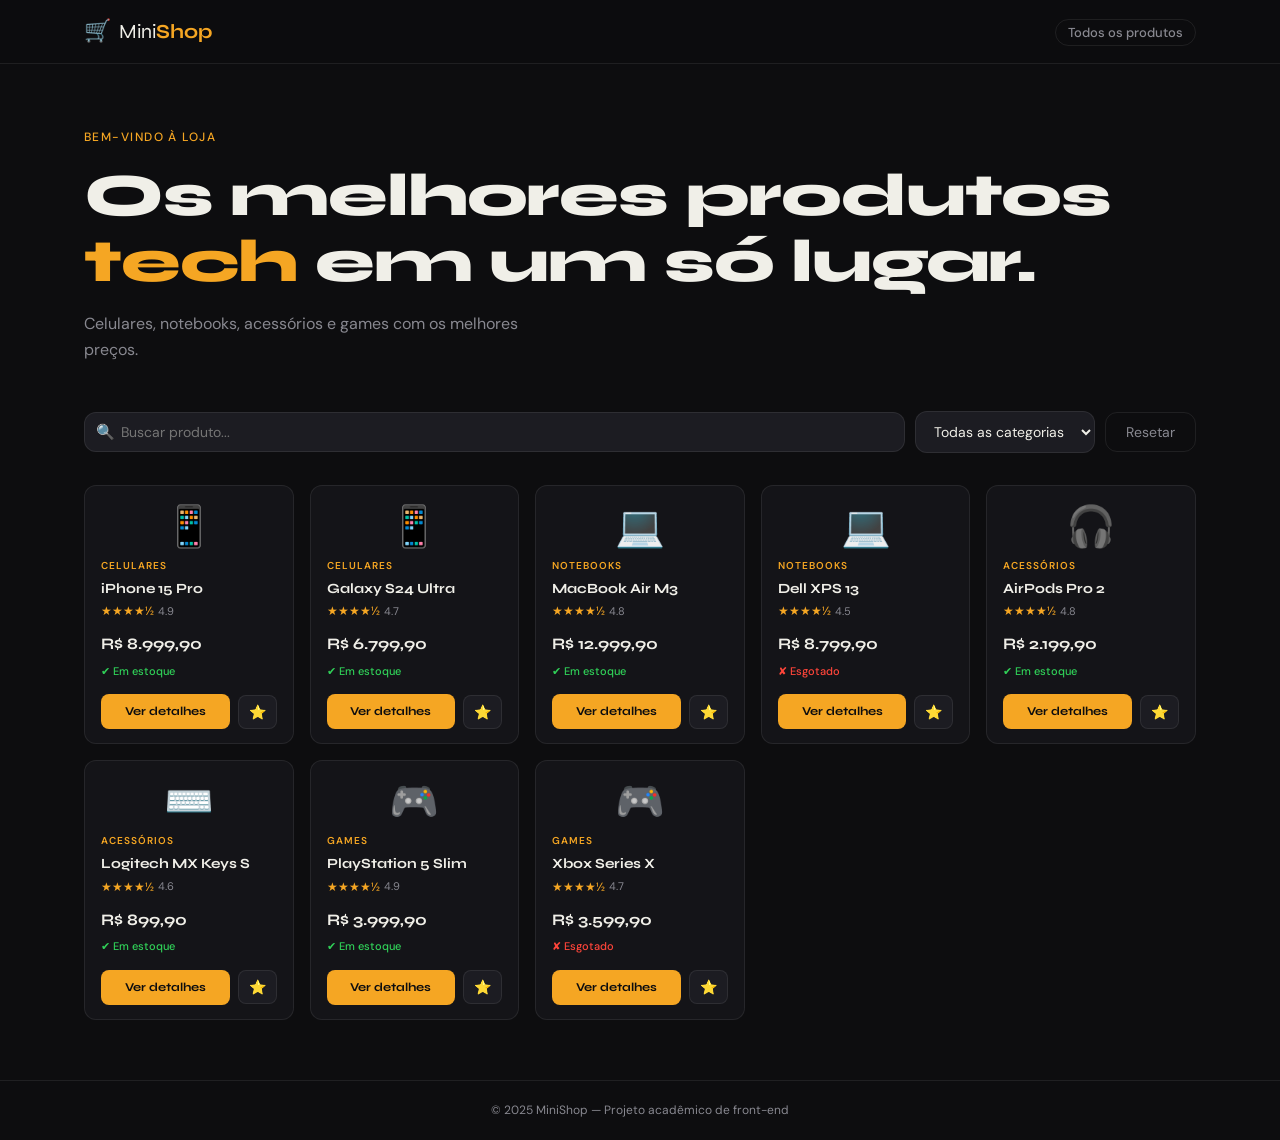
<file: public/index.html>
<!DOCTYPE html>
<html lang="pt-BR">
<head>
  <meta charset="UTF-8">
  <meta name="viewport" content="width=device-width, initial-scale=1.0">
  <title>Mini Ecommerce</title>
  <link rel="preconnect" href="https://fonts.googleapis.com">
  <link rel="preconnect" href="https://fonts.gstatic.com" crossorigin>
  <link href="https://fonts.googleapis.com/css2?family=Syne:wght@400;600;700;800&family=DM+Sans:wght@300;400;500&display=swap" rel="stylesheet">
  <link rel="stylesheet" href="styles.css">
</head>
<body>

  <header class="site-header">
    <div class="header-inner">
      <div class="logo">
        <span class="logo-icon">🛒</span>
        <span class="logo-text">Mini<strong>Shop</strong></span>
      </div>
      <nav class="header-nav">
        <span class="nav-tag">Todos os produtos</span>
      </nav>
    </div>
  </header>

  <main>
    <section class="hero">
      <p class="hero-eyebrow">Bem-vindo à loja</p>
      <h1 class="hero-title">Os melhores produtos<br><em>tech</em> em um só lugar.</h1>
      <p class="hero-sub">Celulares, notebooks, acessórios e games com os melhores preços.</p>
    </section>

    <div class="controles">
      <div class="search-wrap">
        <span class="search-icon">🔍</span>
        <input id="search" type="text" placeholder="Buscar produto...">
      </div>
      <select id="category">
        <option value="">Todas as categorias</option>
      </select>
      <button id="btnRender">Resetar</button>
    </div>

    <div id="product-list"></div>
  </main>

  <footer class="site-footer">
    <p>© 2025 MiniShop — Projeto acadêmico de front-end</p>
  </footer>

  <script src="script.js"></script>
</body>
</html>
</file>
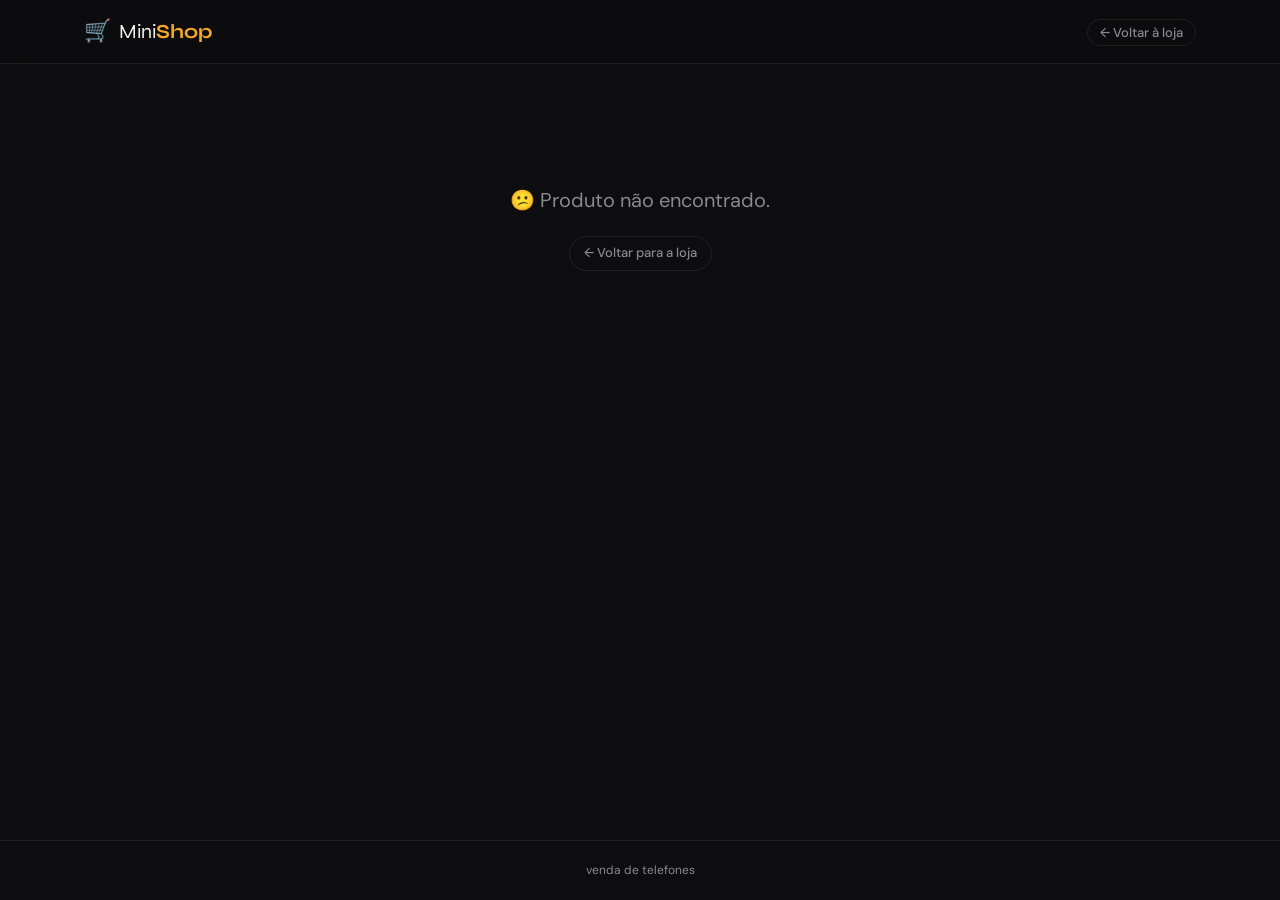
<file: public/detalhes.html>
<!DOCTYPE html>
<html lang="pt-BR">
<head>
  <meta charset="UTF-8">
  <meta name="viewport" content="width=device-width, initial-scale=1.0">
  <title>Detalhes — Mini Ecommerce</title>
  <link rel="preconnect" href="https://fonts.googleapis.com">
  <link rel="preconnect" href="https://fonts.gstatic.com" crossorigin>
  <link href="https://fonts.googleapis.com/css2?family=Syne:wght@400;600;700;800&family=DM+Sans:wght@300;400;500&display=swap" rel="stylesheet">
  <link rel="stylesheet" href="styles.css">
</head>
<body class="page-detalhes">

  <header class="site-header">
    <div class="header-inner">
      <a href="index.html" class="logo">
        <span class="logo-icon">🛒</span>
        <span class="logo-text">Mini<strong>Shop</strong></span>
      </a>
      <nav class="header-nav">
        <a href="index.html" class="nav-tag">← Voltar à loja</a>
      </nav>
    </div>
  </header>

  <main>
    <div id="detalhes-container" class="detalhes-wrapper"></div>
  </main>

  <footer class="site-footer">
    <p>venda de telefones</p>
  </footer>

  <script src="script.js"></script>
</body>
</html>
</file>
<file: public/styles.css>
/* =============================================
   styles.css — Mini Ecommerce
   Estética: Editorial Tech — dark base com
   acentos neon-âmbar e tipografia Syne bold
   ============================================= */

/* ---------- Reset & Variáveis ---------- */
*, *::before, *::after {
  box-sizing: border-box;
  margin: 0;
  padding: 0;
}

:root {
  --bg:        #0d0d0f;
  --bg2:       #141418;
  --bg3:       #1c1c22;
  --border:    rgba(255,255,255,0.08);
  --accent:    #f5a623;
  --accent2:   #ff6b35;
  --text:      #f0efe8;
  --muted:     #888890;
  --green:     #30d158;
  --red:       #ff453a;
  --radius:    12px;
  --font-head: 'Syne', sans-serif;
  --font-body: 'DM Sans', sans-serif;
  --shadow:    0 4px 24px rgba(0,0,0,0.5);
}

html { scroll-behavior: smooth; }

body {
  font-family: var(--font-body);
  background: var(--bg);
  color: var(--text);
  min-height: 100vh;
  display: flex;
  flex-direction: column;
  line-height: 1.6;
}

a { text-decoration: none; color: inherit; }

/* ---------- Header ---------- */
.site-header {
  position: sticky;
  top: 0;
  z-index: 100;
  background: rgba(13,13,15,0.85);
  backdrop-filter: blur(12px);
  -webkit-backdrop-filter: blur(12px);
  border-bottom: 1px solid var(--border);
}

.header-inner {
  max-width: 1160px;
  margin: 0 auto;
  padding: 14px 24px;
  display: flex;
  align-items: center;
  justify-content: space-between;
}

.logo {
  display: flex;
  align-items: center;
  gap: 8px;
  font-family: var(--font-head);
  font-size: 20px;
  font-weight: 400;
  color: var(--text);
}

.logo-icon { font-size: 22px; }
.logo-text strong { color: var(--accent); }

.nav-tag {
  font-size: 13px;
  font-weight: 500;
  color: var(--muted);
  border: 1px solid var(--border);
  padding: 4px 12px;
  border-radius: 20px;
  transition: color 0.2s, border-color 0.2s;
}

.nav-tag:hover {
  color: var(--accent);
  border-color: var(--accent);
}

/* ---------- Main ---------- */
main {
  flex: 1;
  max-width: 1160px;
  margin: 0 auto;
  width: 100%;
  padding: 0 24px 60px;
}

/* ---------- Hero ---------- */
.hero {
  padding: 64px 0 48px;
}

.hero-eyebrow {
  font-size: 12px;
  font-weight: 500;
  letter-spacing: 0.12em;
  text-transform: uppercase;
  color: var(--accent);
  margin-bottom: 16px;
}

.hero-title {
  font-family: var(--font-head);
  font-size: clamp(36px, 5vw, 60px);
  font-weight: 800;
  line-height: 1.1;
  letter-spacing: -0.02em;
  color: var(--text);
  margin-bottom: 16px;
}

.hero-title em {
  font-style: normal;
  color: var(--accent);
  position: relative;
}

.hero-sub {
  font-size: 16px;
  color: var(--muted);
  max-width: 480px;
}

/* ---------- Controles ---------- */
.controles {
  display: flex;
  gap: 10px;
  margin-bottom: 32px;
  flex-wrap: wrap;
  align-items: center;
}

.search-wrap {
  position: relative;
  flex: 1;
  min-width: 200px;
}

.search-icon {
  position: absolute;
  left: 12px;
  top: 50%;
  transform: translateY(-50%);
  font-size: 15px;
  pointer-events: none;
}

.controles input {
  width: 100%;
  padding: 10px 12px 10px 36px;
  background: var(--bg3);
  border: 1px solid var(--border);
  border-radius: var(--radius);
  color: var(--text);
  font-family: var(--font-body);
  font-size: 14px;
  transition: border-color 0.2s;
  outline: none;
}

.controles input:focus {
  border-color: var(--accent);
}

.controles select {
  padding: 10px 14px;
  background: var(--bg3);
  border: 1px solid var(--border);
  border-radius: var(--radius);
  color: var(--text);
  font-family: var(--font-body);
  font-size: 14px;
  cursor: pointer;
  outline: none;
  transition: border-color 0.2s;
}

.controles select:focus {
  border-color: var(--accent);
}

.controles button {
  padding: 10px 20px;
  background: transparent;
  border: 1px solid var(--border);
  border-radius: var(--radius);
  color: var(--muted);
  font-family: var(--font-body);
  font-size: 14px;
  cursor: pointer;
  transition: all 0.2s;
}

.controles button:hover {
  border-color: var(--accent);
  color: var(--accent);
}

/* ---------- Grade de Produtos ---------- */
#product-list {
  display: grid;
  grid-template-columns: repeat(auto-fill, minmax(200px, 1fr));
  gap: 16px;
}

.sem-resultado {
  color: var(--muted);
  font-size: 15px;
  padding: 40px 0;
  grid-column: 1 / -1;
}

/* ---------- Card ---------- */
@keyframes cardIn {
  from { opacity: 0; transform: translateY(16px); }
  to   { opacity: 1; transform: translateY(0); }
}

.card {
  background: var(--bg2);
  border: 1px solid var(--border);
  border-radius: var(--radius);
  padding: 20px 16px 14px;
  display: flex;
  flex-direction: column;
  gap: 0;
  transition: border-color 0.25s, transform 0.2s, box-shadow 0.2s;
  animation: cardIn 0.4s ease both;
  overflow: hidden;
  position: relative;
}

.card:hover {
  border-color: rgba(245,166,35,0.4);
  transform: translateY(-3px);
  box-shadow: 0 8px 32px rgba(245,166,35,0.12);
}

.card.destaque {
  border-color: var(--accent);
  background: linear-gradient(135deg, var(--bg2) 80%, rgba(245,166,35,0.05));
}

.card.destaque::before {
  content: "⭐";
  position: absolute;
  top: 10px;
  right: 10px;
  font-size: 14px;
}

.card-emoji {
  font-size: 40px;
  text-align: center;
  margin-bottom: 12px;
  line-height: 1;
}

.card-body {
  flex: 1;
  display: flex;
  flex-direction: column;
  gap: 4px;
}

.card-categoria {
  font-size: 10px;
  font-weight: 600;
  text-transform: uppercase;
  letter-spacing: 0.1em;
  color: var(--accent);
}

.card-nome {
  font-family: var(--font-head);
  font-size: 14px;
  font-weight: 700;
  color: var(--text);
  line-height: 1.3;
  margin-top: 2px;
}

.card-avaliacao {
  font-size: 12px;
  color: var(--accent);
  display: flex;
  align-items: center;
  gap: 4px;
}

.card-avaliacao .nota {
  color: var(--muted);
  font-size: 11px;
}

.card-preco {
  font-family: var(--font-head);
  font-size: 16px;
  font-weight: 700;
  color: var(--text);
  margin-top: 6px;
}

.card-estoque {
  font-size: 11px;
  font-weight: 500;
  margin-top: 2px;
}

.card-estoque.ok    { color: var(--green); }
.card-estoque.esgotado { color: var(--red); }

.card-footer {
  display: flex;
  gap: 8px;
  margin-top: 14px;
  align-items: center;
}

.btn-detalhes {
  flex: 1;
  padding: 8px 0;
  background: var(--accent);
  color: #0d0d0f;
  font-family: var(--font-head);
  font-size: 12px;
  font-weight: 700;
  text-align: center;
  border-radius: 8px;
  transition: background 0.2s, transform 0.1s;
  display: block;
}

.btn-detalhes:hover {
  background: #e8941a;
  transform: scale(0.98);
}

.btn-destacar {
  background: var(--bg3);
  border: 1px solid var(--border);
  border-radius: 8px;
  padding: 8px 10px;
  font-size: 14px;
  cursor: pointer;
  transition: background 0.2s;
}

.btn-destacar:hover {
  background: var(--border);
}

/* ---------- Página de Detalhes ---------- */
.detalhes-wrapper {
  padding-top: 40px;
}

.btn-voltar {
  display: inline-flex;
  align-items: center;
  gap: 6px;
  font-size: 13px;
  font-weight: 500;
  color: var(--muted);
  border: 1px solid var(--border);
  padding: 6px 14px;
  border-radius: 20px;
  margin-bottom: 36px;
  transition: color 0.2s, border-color 0.2s;
}

.btn-voltar:hover {
  color: var(--accent);
  border-color: var(--accent);
}

.detalhe-card {
  display: grid;
  grid-template-columns: 280px 1fr;
  gap: 48px;
  align-items: start;
  background: var(--bg2);
  border: 1px solid var(--border);
  border-radius: 20px;
  padding: 40px;
  margin-bottom: 24px;
}

.detalhe-imagem {
  aspect-ratio: 1;
  background: var(--bg3);
  border-radius: 16px;
  display: flex;
  align-items: center;
  justify-content: center;
  font-size: 100px;
  border: 1px solid var(--border);
}

.detalhe-info {
  display: flex;
  flex-direction: column;
  gap: 10px;
}

.detalhe-categoria {
  font-size: 11px;
  font-weight: 600;
  text-transform: uppercase;
  letter-spacing: 0.12em;
  color: var(--accent);
}

.detalhe-nome {
  font-family: var(--font-head);
  font-size: clamp(26px, 3vw, 38px);
  font-weight: 800;
  line-height: 1.1;
  letter-spacing: -0.01em;
}

.detalhe-avaliacao {
  font-size: 18px;
  color: var(--accent);
  display: flex;
  align-items: center;
  gap: 8px;
}

.detalhe-avaliacao .nota {
  font-size: 13px;
  color: var(--muted);
  font-family: var(--font-body);
}

.detalhe-preco {
  font-family: var(--font-head);
  font-size: 34px;
  font-weight: 800;
  color: var(--accent);
  letter-spacing: -0.02em;
}

.detalhe-estoque {
  font-size: 13px;
  font-weight: 500;
}

.detalhe-estoque.ok     { color: var(--green); }
.detalhe-estoque.esgotado { color: var(--red); }

.detalhe-descricao {
  font-size: 15px;
  color: var(--muted);
  line-height: 1.6;
  padding-top: 4px;
  border-top: 1px solid var(--border);
}

.detalhe-meta {
  display: flex;
  flex-direction: column;
  gap: 8px;
  background: var(--bg3);
  border-radius: 10px;
  padding: 16px;
  margin-top: 4px;
}

.meta-item {
  display: flex;
  justify-content: space-between;
  align-items: baseline;
  font-size: 13px;
  gap: 12px;
}

.meta-label {
  color: var(--muted);
  font-weight: 400;
  flex-shrink: 0;
}

.meta-item span:last-child {
  color: var(--text);
  font-weight: 500;
  text-align: right;
}

.btn-comprar {
  padding: 14px 28px;
  background: var(--accent);
  color: #0d0d0f;
  font-family: var(--font-head);
  font-size: 15px;
  font-weight: 700;
  border: none;
  border-radius: 10px;
  cursor: pointer;
  margin-top: 8px;
  transition: background 0.2s, transform 0.15s;
  align-self: flex-start;
}

.btn-comprar:hover {
  background: #e8941a;
  transform: scale(0.98);
}

.btn-comprar.desabilitado {
  background: var(--bg3);
  color: var(--muted);
  cursor: not-allowed;
  border: 1px solid var(--border);
}

.detalhe-conteudo {
  background: var(--bg2);
  border: 1px solid var(--border);
  border-radius: 20px;
  padding: 32px 40px;
  margin-bottom: 40px;
}

.detalhe-conteudo h2 {
  font-family: var(--font-head);
  font-size: 20px;
  font-weight: 700;
  margin-bottom: 16px;
  color: var(--text);
}

.detalhe-conteudo p {
  font-size: 15px;
  color: #b0b0bc;
  line-height: 1.8;
}

/* ---------- Erro / Not Found ---------- */
.erro {
  text-align: center;
  padding: 80px 20px;
}

.erro p {
  font-size: 20px;
  margin-bottom: 20px;
  color: var(--muted);
}

/* ---------- Footer ---------- */
.site-footer {
  border-top: 1px solid var(--border);
  padding: 20px 24px;
  text-align: center;
  font-size: 12px;
  color: var(--muted);
}

/* ---------- Responsivo ---------- */
@media (max-width: 680px) {
  .detalhe-card {
    grid-template-columns: 1fr;
    gap: 24px;
    padding: 24px;
  }

  .detalhe-imagem {
    max-width: 200px;
    margin: 0 auto;
    font-size: 70px;
  }

  .hero-title { font-size: 32px; }

  #product-list {
    grid-template-columns: repeat(auto-fill, minmax(155px, 1fr));
  }
}
</file>
